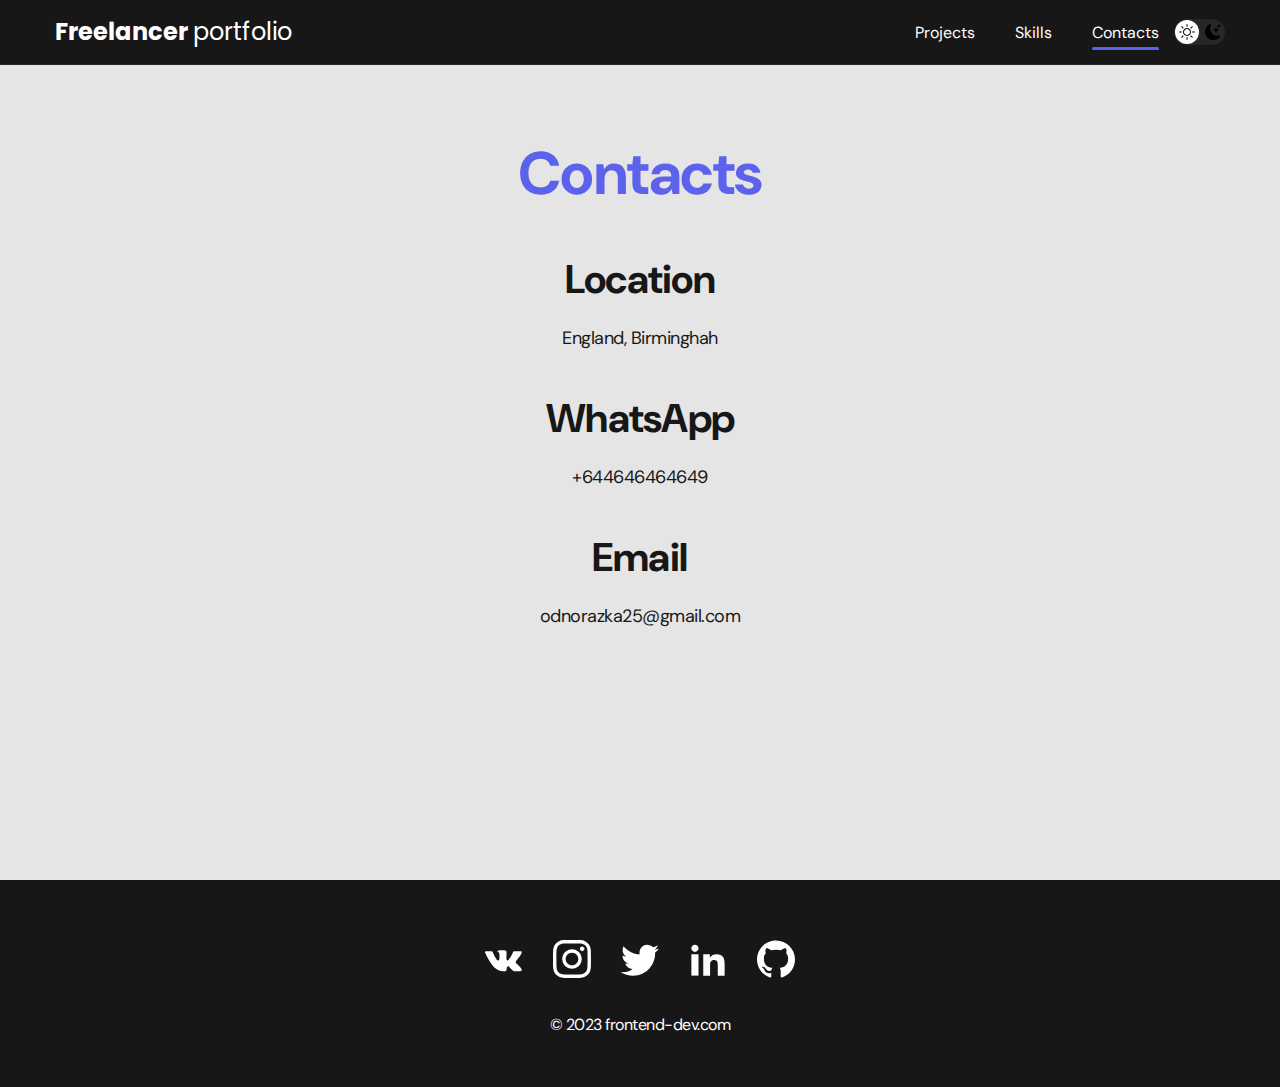
<file: contacts.html>
<!DOCTYPE html>
<html lang="en">
  <head>
    <meta charset="UTF-8" />
    <meta http-equiv="X-UA-Compatible" content="IE=edge" />
    <meta name="viewport" content="width=device-width, initial-scale=1.0" />
    <title>Contacts</title>
    <link rel="stylesheet" href="./css/style.css" />
  </head>
  <body>
    <header class="header">
      <nav class="nav">
        <div class="container">
          <div class="nav__row">
            <a class="nav__icon" href="./index.html">
              <span class="nav__icon nav__icon--left">Freelancer </span
              >portfolio</a
            >

            <ul class="nav__list">
              <li class="nav__item">
                <a class="nav__link" href="./projectPage.html">Projects</a>
              </li>
              <li class="nav__item">
                <a class="nav__link" href="./skills.html">Skills</a>
              </li>
              <li class="nav__item">
                <a class="nav__link nav__link--current" href="./contacts.html"
                  >Contacts</a
                >
              </li>
            </ul>
            <div class="hamburger">
              <span class="bar"></span>
              <span class="bar"></span>
              <span class="bar"></span>
            </div>
            <button class="theme-btn" type="button">
              <img
                src=".//images/theme-icons/white.svg"
                alt=""
                class="theme-btn__icon"
              />
              <img
                src=".//images/theme-icons/moon.svg"
                alt=""
                class="theme-btn__icon"
              />
            </button>
          </div>
        </div>
      </nav>
    </header>
    <main>
      <section class="contacts">
        <div class="container">
          <h1 class="section-title">Contacts</h1>
          <h2 class="section-title__point">Location</h2>
          <p class="section-title__text">England, Birminghah</p>
          <h3 class="section-title__point">WhatsApp</h3>
          <a href="tel:+644646464649" class="section-title__text"
            >+644646464649</a
          >
          <h3 class="section-title__point">Email</h3>
          <a
            href="mailto:odnorazka25@gmail.com"
            class="section-title__text section-title__text--color"
          >
            odnorazka25@gmail.com
          </a>
        </div>
      </section>
    </main>
    <footer class="footer">
      <ul class="footer-socials-list">
        <li class="footer-socials-list__item">
          <a href="#" class="footer-socials-list__link">
            <svg class="footer-socials-list__icon" width="38" height="38">
              <use href="./images/symbol-defs.svg#icon-vk"></use>
            </svg>
          </a>
        </li>
        <li class="footer-socials-list__item">
          <a href="#" class="footer-socials-list__link">
            <svg class="footer-socials-list__icon" width="38" height="38">
              <use href="./images/symbol-defs.svg#icon-instagram"></use>
            </svg>
          </a>
        </li>
        <li class="footer-socials-list__item">
          <a href="#" class="footer-socials-list__link">
            <svg class="footer-socials-list__icon" width="38" height="38">
              <use href="./images/symbol-defs.svg#icon-twitter"></use>
            </svg>
          </a>
        </li>
        <li class="footer-socials-list__item">
          <a href="#" class="footer-socials-list__link">
            <svg class="footer-socials-list__icon" width="38" height="38">
              <use href="./images/symbol-defs.svg#icon-linkedin2"></use>
            </svg>
          </a>
        </li>
        <li class="footer-socials-list__item">
          <a href="#" class="footer-socials-list__link">
            <svg class="footer-socials-list__icon" width="38" height="38">
              <use href="./images/symbol-defs.svg#icon-github"></use>
            </svg>
          </a>
        </li>
      </ul>
      <p class="footer__year">© 2023 frontend-dev.com</p>
    </footer>
    <script src="./script.js"></script>
  </body>
</html>
</file>
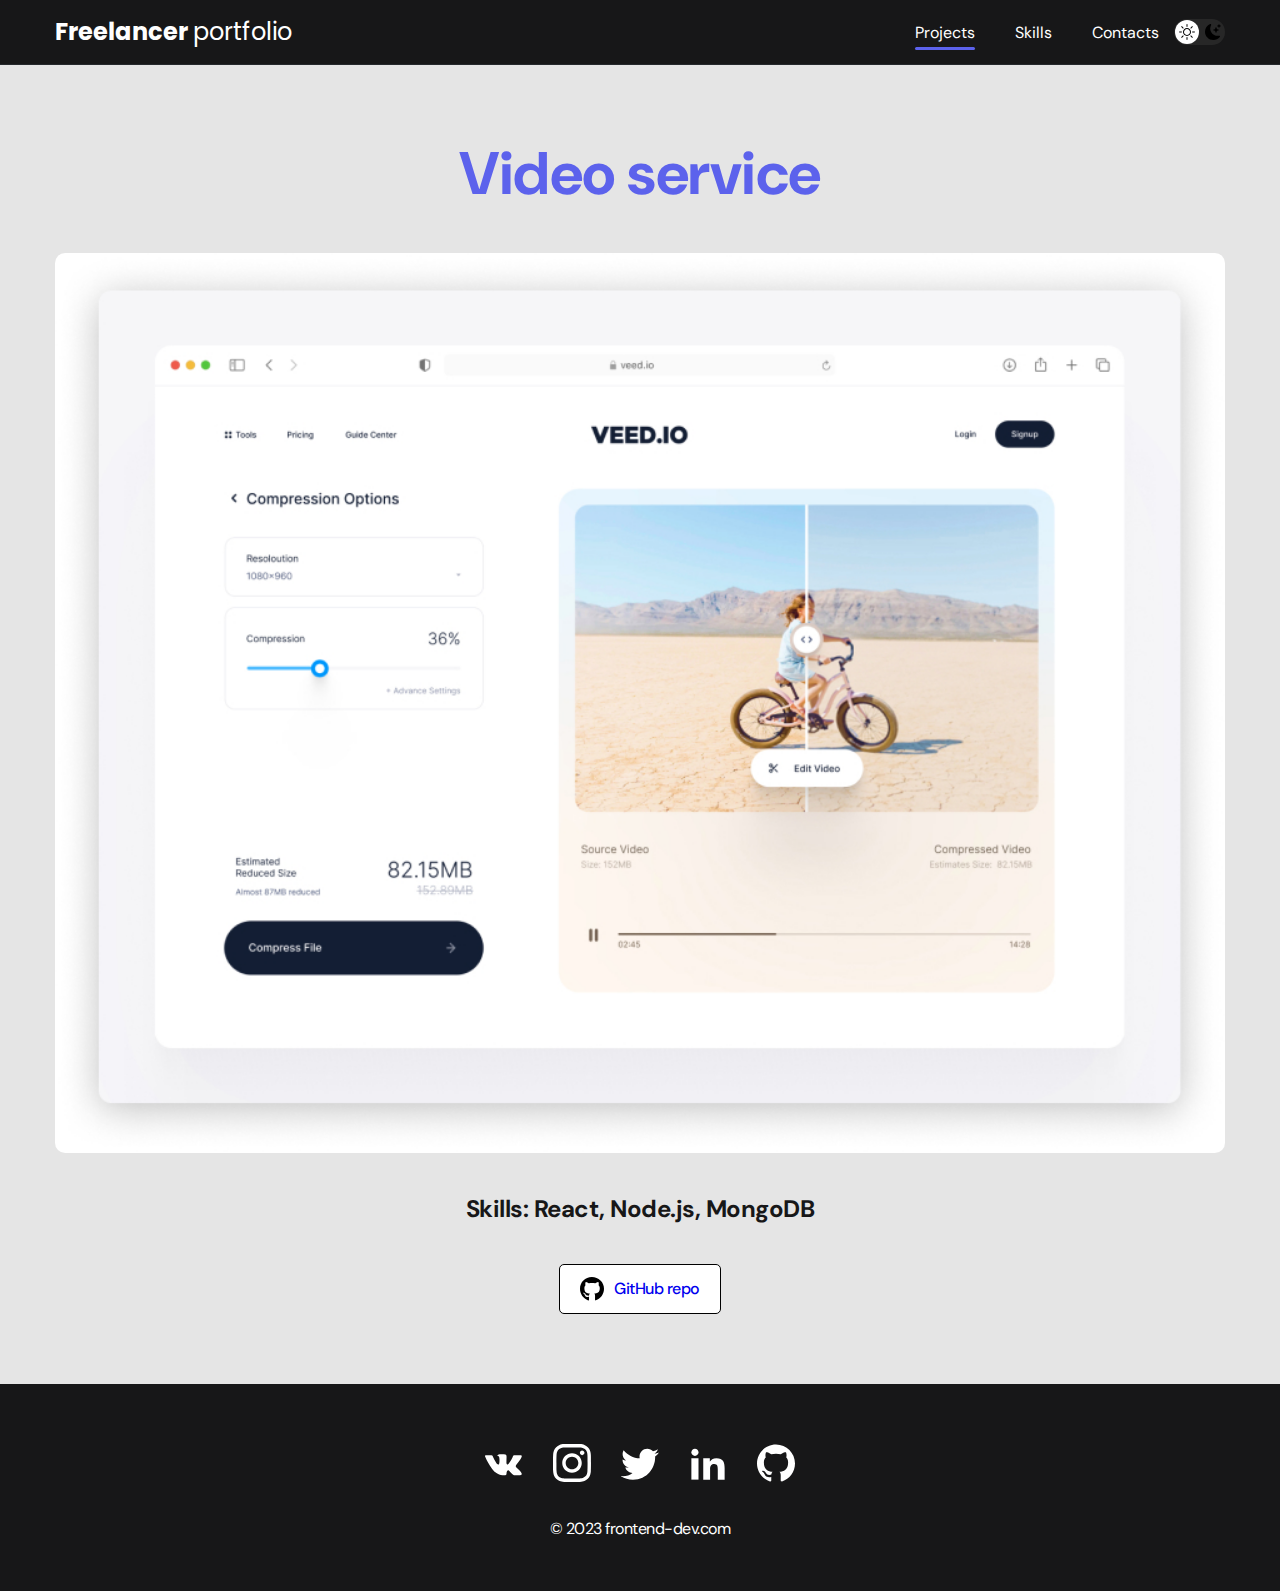
<file: projectPage.html>
<!DOCTYPE html>
<html lang="en">
  <head>
    <meta charset="UTF-8" />
    <meta http-equiv="X-UA-Compatible" content="IE=edge" />
    <meta name="viewport" content="width=device-width, initial-scale=1.0" />
    <title>My resume</title>
    <link rel="stylesheet" href="./css/style.css" />
  </head>
  <body>
    <header class="header">
      <nav class="nav">
        <div class="container">
          <div class="nav__row">
            <a class="nav__icon" href="./index.html">
              <span class="nav__icon nav__icon--left">Freelancer </span
              >portfolio</a
            >

            <ul class="nav__list">
              <li class="nav__item">
                <a
                  class="nav__link nav__link--current"
                  href="./projectPage.html"
                  >Projects</a
                >
              </li>
              <li class="nav__item">
                <a class="nav__link" href="./skills.html">Skills</a>
              </li>
              <li class="nav__item">
                <a class="nav__link" href="./contacts.html">Contacts</a>
              </li>
            </ul>
            <div class="hamburger">
              <span class="bar"></span>
              <span class="bar"></span>
              <span class="bar"></span>
            </div>
            <button class="theme-btn" type="button">
              <img
                src=".//images/theme-icons/white.svg"
                alt=""
                class="theme-btn__icon"
              />
              <img
                src=".//images/theme-icons/moon.svg"
                alt=""
                class="theme-btn__icon"
              />
            </button>
          </div>
        </div>
      </nav>
    </header>
    <main>
      <section class="project">
        <div class="container">
          <div class="project-details">
            <h1 class="section-title">Video service</h1>
            <img
              class="project-ditals__cover"
              src="./images/proj-dit.jpg"
              alt="Project photo"
            />
            <div class="project-ditales__descript">
              <p>Skills: React, Node.js, MongoDB</p>
            </div>
            <a href="#!" class="buton-outline">
              <img src="./images/git.svg" alt="" />
              GitHub repo
            </a>
          </div>
        </div>
      </section>
    </main>
    <footer class="footer">
      <ul class="footer-socials-list">
        <li class="footer-socials-list__item">
          <a href="#" class="footer-socials-list__link">
            <svg class="footer-socials-list__icon" width="38" height="38">
              <use href="./images/symbol-defs.svg#icon-vk"></use>
            </svg>
          </a>
        </li>
        <li class="footer-socials-list__item">
          <a href="#" class="footer-socials-list__link">
            <svg class="footer-socials-list__icon" width="38" height="38">
              <use href="./images/symbol-defs.svg#icon-instagram"></use>
            </svg>
          </a>
        </li>
        <li class="footer-socials-list__item">
          <a href="#" class="footer-socials-list__link">
            <svg class="footer-socials-list__icon" width="38" height="38">
              <use href="./images/symbol-defs.svg#icon-twitter"></use>
            </svg>
          </a>
        </li>
        <li class="footer-socials-list__item">
          <a href="#" class="footer-socials-list__link">
            <svg class="footer-socials-list__icon" width="38" height="38">
              <use href="./images/symbol-defs.svg#icon-linkedin2"></use>
            </svg>
          </a>
        </li>
        <li class="footer-socials-list__item">
          <a href="#" class="footer-socials-list__link">
            <svg class="footer-socials-list__icon" width="38" height="38">
              <use href="./images/symbol-defs.svg#icon-github"></use>
            </svg>
          </a>
        </li>
      </ul>
      <p class="footer__year">© 2023 frontend-dev.com</p>
    </footer>
    <script src="./script.js"></script>
  </body>
</html>
</file>
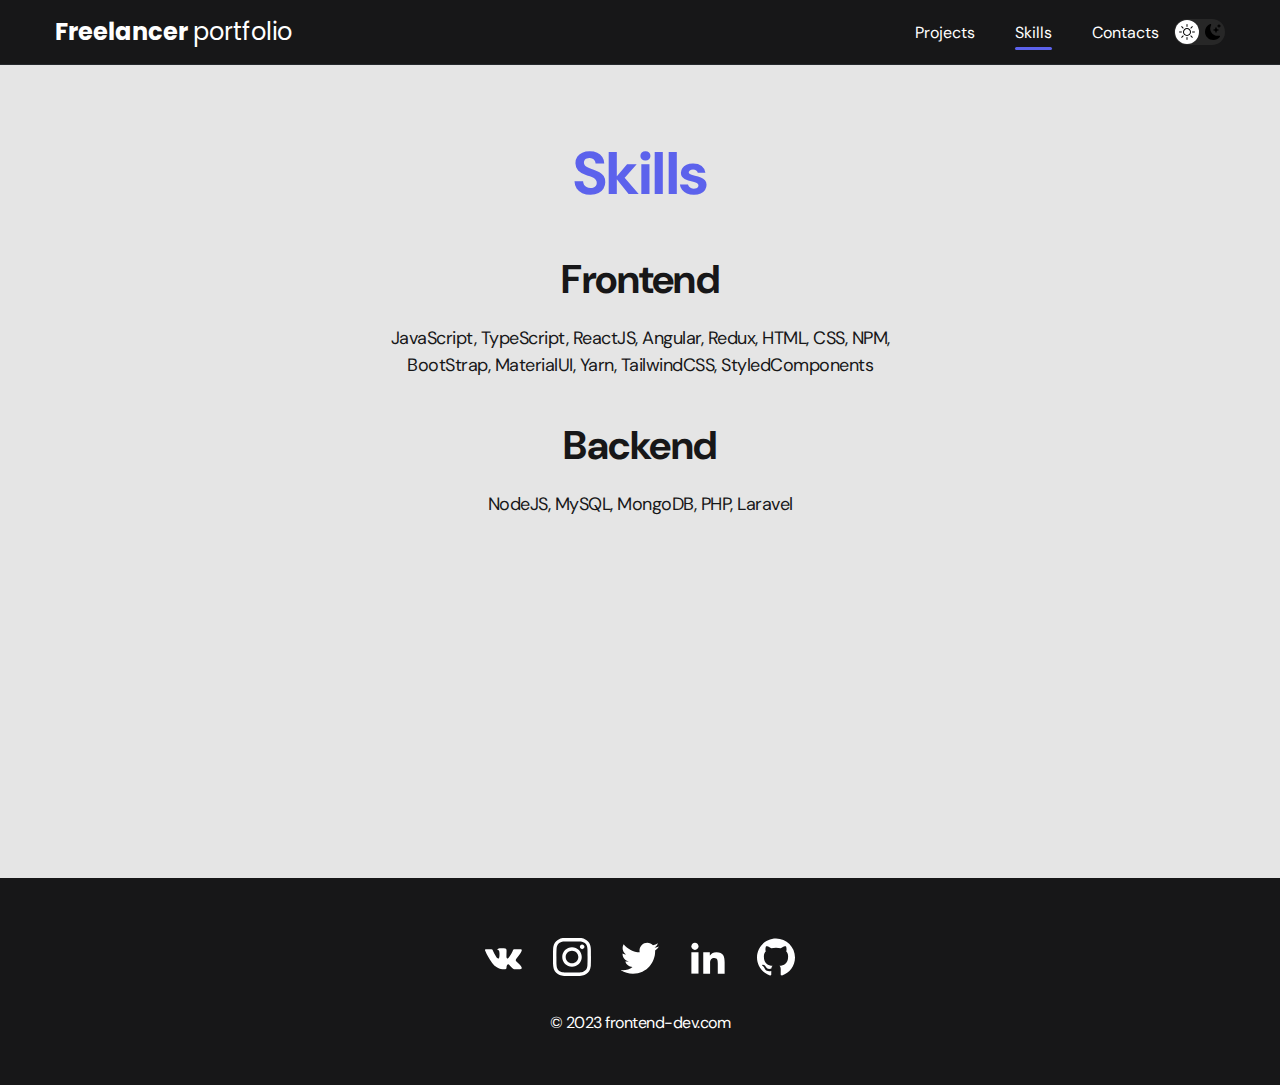
<file: skills.html>
<!DOCTYPE html>
<html lang="en">
  <head>
    <meta charset="UTF-8" />
    <meta http-equiv="X-UA-Compatible" content="IE=edge" />
    <meta name="viewport" content="width=device-width, initial-scale=1.0" />
    <title>Skills</title>
    <link rel="stylesheet" href="./css/style.css" />
  </head>
  <body>
    <header class="header">
      <nav class="nav">
        <div class="container">
          <div class="nav__row">
            <a class="nav__icon" href="./index.html">
              <span class="nav__icon nav__icon--left">Freelancer </span
              >portfolio</a
            >
            <ul class="nav__list">
              <li class="nav__item">
                <a class="nav__link" href="./projectPage.html">Projects</a>
              </li>
              <li class="nav__item">
                <a class="nav__link nav__link--current" href="./skills.html"
                  >Skills</a
                >
              </li>
              <li class="nav__item">
                <a class="nav__link" href="./contacts.html">Contacts</a>
              </li>
            </ul>
            <div class="hamburger">
              <span class="bar"></span>
              <span class="bar"></span>
              <span class="bar"></span>
            </div>
            <button class="theme-btn" type="button">
              <img
                src=".//images/theme-icons/white.svg"
                alt=""
                class="theme-btn__icon"
              />
              <img
                src=".//images/theme-icons/moon.svg"
                alt=""
                class="theme-btn__icon"
              />
            </button>
          </div>
        </div>
      </nav>
    </header>
    <main>
      <section class="skills">
        <div class="container">
          <h2 class="section-title">Skills</h2>
          <h3 class="section-title__point">Frontend</h3>
          <p class="section-title__text">
            JavaScript, TypeScript, ReactJS, Angular, Redux, HTML, CSS, NPM,
            BootStrap, MaterialUI, Yarn, TailwindCSS, StyledComponents
          </p>
          <h3 class="section-title__point">Backend</h3>
          <p class="section-title__text">
            NodeJS, MySQL, MongoDB, PHP, Laravel
          </p>
        </div>
      </section>
    </main>
    <footer class="footer">
      <ul class="footer-socials-list">
        <li class="footer-socials-list__item">
          <a href="#" class="footer-socials-list__link">
            <svg class="footer-socials-list__icon" width="38" height="38">
              <use href="./images/symbol-defs.svg#icon-vk"></use>
            </svg>
          </a>
        </li>
        <li class="footer-socials-list__item">
          <a href="#" class="footer-socials-list__link">
            <svg class="footer-socials-list__icon" width="38" height="38">
              <use href="./images/symbol-defs.svg#icon-instagram"></use>
            </svg>
          </a>
        </li>
        <li class="footer-socials-list__item">
          <a href="#" class="footer-socials-list__link">
            <svg class="footer-socials-list__icon" width="38" height="38">
              <use href="./images/symbol-defs.svg#icon-twitter"></use>
            </svg>
          </a>
        </li>
        <li class="footer-socials-list__item">
          <a href="#" class="footer-socials-list__link">
            <svg class="footer-socials-list__icon" width="38" height="38">
              <use href="./images/symbol-defs.svg#icon-linkedin2"></use>
            </svg>
          </a>
        </li>
        <li class="footer-socials-list__item">
          <a href="#" class="footer-socials-list__link">
            <svg class="footer-socials-list__icon" width="38" height="38">
              <use href="./images/symbol-defs.svg#icon-github"></use>
            </svg>
          </a>
        </li>
      </ul>
      <p class="footer__year">© 2023 frontend-dev.com</p>
    </footer>
    <script src="./script.js"></script>
  </body>
</html>
</file>
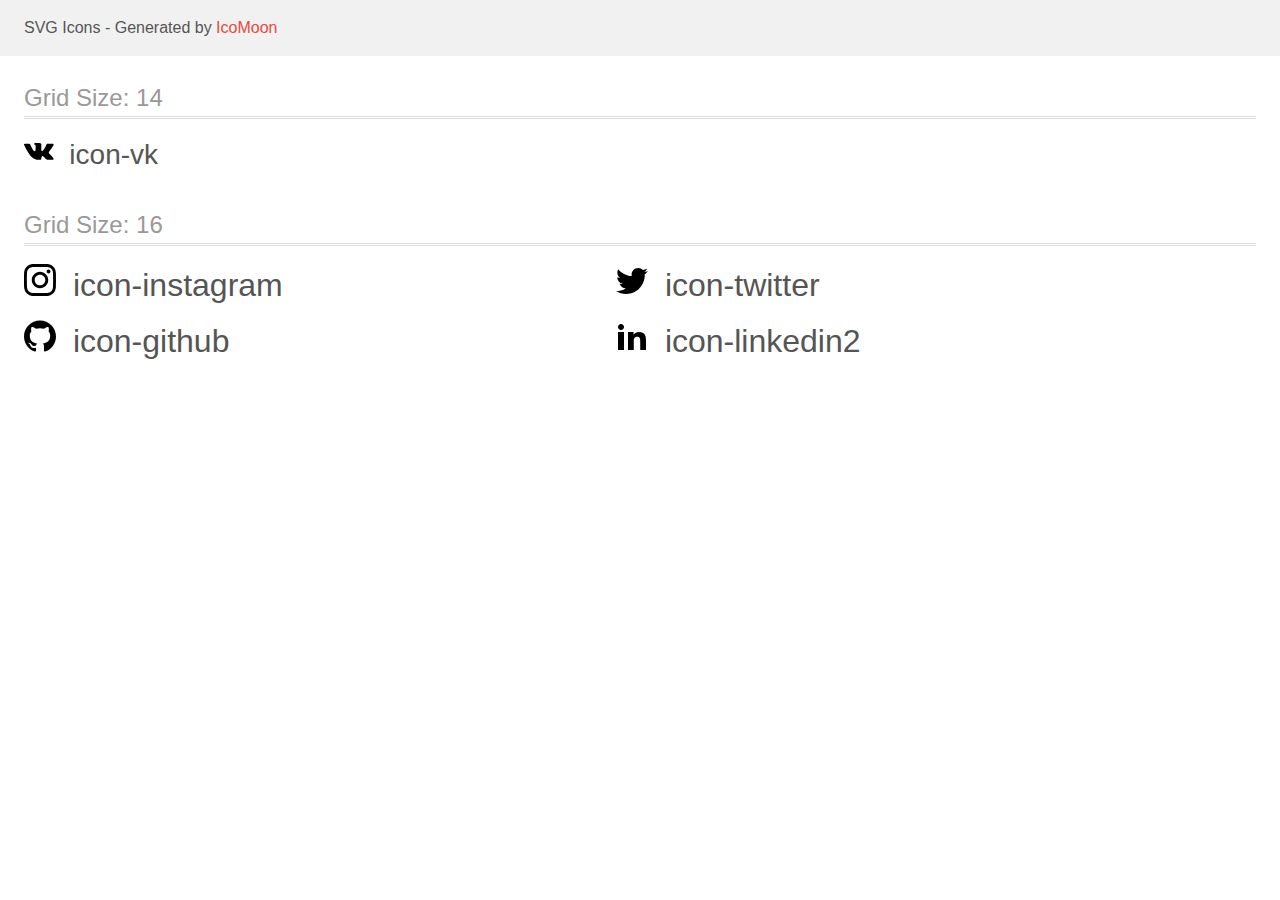
<file: images/icomoon/demo.html>
<!doctype html>
<html>
<head>
    <title>IcoMoon - SVG Icons</title>
    <meta charset="utf-8">
    <meta name="viewport" content="width=device-width, initial-scale=1">
    <link rel="stylesheet" href="demo-files/demo.css">
    <link rel="stylesheet" href="style.css">
</head>
<body>
<svg aria-hidden="true" style="position: absolute; width: 0; height: 0; overflow: hidden;" version="1.1" xmlns="http://www.w3.org/2000/svg" xmlns:xlink="http://www.w3.org/1999/xlink">
<defs>
<symbol id="icon-vk" viewBox="0 0 31 28">
<path d="M29.953 8.125c0.234 0.641-0.5 2.141-2.344 4.594-3.031 4.031-3.359 3.656-0.859 5.984 2.406 2.234 2.906 3.313 2.984 3.453 0 0 1 1.75-1.109 1.766l-4 0.063c-0.859 0.172-2-0.609-2-0.609-1.5-1.031-2.906-3.703-4-3.359 0 0-1.125 0.359-1.094 2.766 0.016 0.516-0.234 0.797-0.234 0.797s-0.281 0.297-0.828 0.344h-1.797c-3.953 0.25-7.438-3.391-7.438-3.391s-3.813-3.938-7.156-11.797c-0.219-0.516 0.016-0.766 0.016-0.766s0.234-0.297 0.891-0.297l4.281-0.031c0.406 0.063 0.688 0.281 0.688 0.281s0.25 0.172 0.375 0.5c0.703 1.75 1.609 3.344 1.609 3.344 1.563 3.219 2.625 3.766 3.234 3.437 0 0 0.797-0.484 0.625-4.375-0.063-1.406-0.453-2.047-0.453-2.047-0.359-0.484-1.031-0.625-1.328-0.672-0.234-0.031 0.156-0.594 0.672-0.844 0.766-0.375 2.125-0.391 3.734-0.375 1.266 0.016 1.625 0.094 2.109 0.203 1.484 0.359 0.984 1.734 0.984 5.047 0 1.062-0.203 2.547 0.562 3.031 0.328 0.219 1.141 0.031 3.141-3.375 0 0 0.938-1.625 1.672-3.516 0.125-0.344 0.391-0.484 0.391-0.484s0.25-0.141 0.594-0.094l4.5-0.031c1.359-0.172 1.578 0.453 1.578 0.453z"></path>
</symbol>
<symbol id="icon-instagram" viewBox="0 0 32 32">
<path d="M16 2.881c4.275 0 4.781 0.019 6.462 0.094 1.563 0.069 2.406 0.331 2.969 0.55 0.744 0.288 1.281 0.638 1.837 1.194 0.563 0.563 0.906 1.094 1.2 1.838 0.219 0.563 0.481 1.412 0.55 2.969 0.075 1.688 0.094 2.194 0.094 6.463s-0.019 4.781-0.094 6.463c-0.069 1.563-0.331 2.406-0.55 2.969-0.288 0.744-0.637 1.281-1.194 1.837-0.563 0.563-1.094 0.906-1.837 1.2-0.563 0.219-1.413 0.481-2.969 0.55-1.688 0.075-2.194 0.094-6.463 0.094s-4.781-0.019-6.463-0.094c-1.563-0.069-2.406-0.331-2.969-0.55-0.744-0.288-1.281-0.637-1.838-1.194-0.563-0.563-0.906-1.094-1.2-1.837-0.219-0.563-0.481-1.413-0.55-2.969-0.075-1.688-0.094-2.194-0.094-6.463s0.019-4.781 0.094-6.463c0.069-1.563 0.331-2.406 0.55-2.969 0.288-0.744 0.638-1.281 1.194-1.838 0.563-0.563 1.094-0.906 1.838-1.2 0.563-0.219 1.412-0.481 2.969-0.55 1.681-0.075 2.188-0.094 6.463-0.094zM16 0c-4.344 0-4.887 0.019-6.594 0.094-1.7 0.075-2.869 0.35-3.881 0.744-1.056 0.412-1.95 0.956-2.837 1.85-0.894 0.888-1.438 1.781-1.85 2.831-0.394 1.019-0.669 2.181-0.744 3.881-0.075 1.713-0.094 2.256-0.094 6.6s0.019 4.887 0.094 6.594c0.075 1.7 0.35 2.869 0.744 3.881 0.413 1.056 0.956 1.95 1.85 2.837 0.887 0.887 1.781 1.438 2.831 1.844 1.019 0.394 2.181 0.669 3.881 0.744 1.706 0.075 2.25 0.094 6.594 0.094s4.888-0.019 6.594-0.094c1.7-0.075 2.869-0.35 3.881-0.744 1.050-0.406 1.944-0.956 2.831-1.844s1.438-1.781 1.844-2.831c0.394-1.019 0.669-2.181 0.744-3.881 0.075-1.706 0.094-2.25 0.094-6.594s-0.019-4.887-0.094-6.594c-0.075-1.7-0.35-2.869-0.744-3.881-0.394-1.063-0.938-1.956-1.831-2.844-0.887-0.887-1.781-1.438-2.831-1.844-1.019-0.394-2.181-0.669-3.881-0.744-1.712-0.081-2.256-0.1-6.6-0.1v0z"></path>
<path d="M16 7.781c-4.537 0-8.219 3.681-8.219 8.219s3.681 8.219 8.219 8.219 8.219-3.681 8.219-8.219c0-4.537-3.681-8.219-8.219-8.219zM16 21.331c-2.944 0-5.331-2.387-5.331-5.331s2.387-5.331 5.331-5.331c2.944 0 5.331 2.387 5.331 5.331s-2.387 5.331-5.331 5.331z"></path>
<path d="M26.462 7.456c0 1.060-0.859 1.919-1.919 1.919s-1.919-0.859-1.919-1.919c0-1.060 0.859-1.919 1.919-1.919s1.919 0.859 1.919 1.919z"></path>
</symbol>
<symbol id="icon-twitter" viewBox="0 0 32 32">
<path d="M32 7.075c-1.175 0.525-2.444 0.875-3.769 1.031 1.356-0.813 2.394-2.1 2.887-3.631-1.269 0.75-2.675 1.3-4.169 1.594-1.2-1.275-2.906-2.069-4.794-2.069-3.625 0-6.563 2.938-6.563 6.563 0 0.512 0.056 1.012 0.169 1.494-5.456-0.275-10.294-2.888-13.531-6.862-0.563 0.969-0.887 2.1-0.887 3.3 0 2.275 1.156 4.287 2.919 5.463-1.075-0.031-2.087-0.331-2.975-0.819 0 0.025 0 0.056 0 0.081 0 3.181 2.263 5.838 5.269 6.437-0.55 0.15-1.131 0.231-1.731 0.231-0.425 0-0.831-0.044-1.237-0.119 0.838 2.606 3.263 4.506 6.131 4.563-2.25 1.762-5.075 2.813-8.156 2.813-0.531 0-1.050-0.031-1.569-0.094 2.913 1.869 6.362 2.95 10.069 2.95 12.075 0 18.681-10.006 18.681-18.681 0-0.287-0.006-0.569-0.019-0.85 1.281-0.919 2.394-2.075 3.275-3.394z"></path>
</symbol>
<symbol id="icon-github" viewBox="0 0 32 32">
<path d="M16 0.395c-8.836 0-16 7.163-16 16 0 7.069 4.585 13.067 10.942 15.182 0.8 0.148 1.094-0.347 1.094-0.77 0-0.381-0.015-1.642-0.022-2.979-4.452 0.968-5.391-1.888-5.391-1.888-0.728-1.849-1.776-2.341-1.776-2.341-1.452-0.993 0.11-0.973 0.11-0.973 1.606 0.113 2.452 1.649 2.452 1.649 1.427 2.446 3.743 1.739 4.656 1.33 0.143-1.034 0.558-1.74 1.016-2.14-3.554-0.404-7.29-1.777-7.29-7.907 0-1.747 0.625-3.174 1.649-4.295-0.166-0.403-0.714-2.030 0.155-4.234 0 0 1.344-0.43 4.401 1.64 1.276-0.355 2.645-0.532 4.005-0.539 1.359 0.006 2.729 0.184 4.008 0.539 3.054-2.070 4.395-1.64 4.395-1.64 0.871 2.204 0.323 3.831 0.157 4.234 1.026 1.12 1.647 2.548 1.647 4.295 0 6.145-3.743 7.498-7.306 7.895 0.574 0.497 1.085 1.47 1.085 2.963 0 2.141-0.019 3.864-0.019 4.391 0 0.426 0.288 0.925 1.099 0.768 6.354-2.118 10.933-8.113 10.933-15.18 0-8.837-7.164-16-16-16z"></path>
</symbol>
<symbol id="icon-linkedin2" viewBox="0 0 32 32">
<path d="M12 12h5.535v2.837h0.079c0.77-1.381 2.655-2.837 5.464-2.837 5.842 0 6.922 3.637 6.922 8.367v9.633h-5.769v-8.54c0-2.037-0.042-4.657-3.001-4.657-3.005 0-3.463 2.218-3.463 4.509v8.688h-5.767v-18z"></path>
<path d="M2 12h6v18h-6v-18z"></path>
<path d="M8 7c0 1.657-1.343 3-3 3s-3-1.343-3-3c0-1.657 1.343-3 3-3s3 1.343 3 3z"></path>
</symbol>
</defs>
</svg>

<header class="bgc1 clearfix">
<div class="mhl">
    <p>SVG Icons - Generated by <a href="https://icomoon.io/app">IcoMoon</a></p>
</div>
</header>
    <div class="clearfix mhl ptl">
        <h1 class="mvm mtn fgc1">Grid Size: 14</h1>
        <div class="glyph fs1">
            <div class="clearfix pbs">
                <svg class="icon icon-vk"><use xlink:href="#icon-vk"></use></svg><span class="name"> icon-vk</span>
            </div>
        </div>
  </div>
    <div class="clearfix mhl ptl">
        <h1 class="mvm mtn fgc1">Grid Size: 16</h1>
        <div class="glyph fs2">
            <div class="clearfix pbs">
                <svg class="icon icon-instagram"><use xlink:href="#icon-instagram"></use></svg><span class="name"> icon-instagram</span>
            </div>
        </div>
        <div class="glyph fs2">
            <div class="clearfix pbs">
                <svg class="icon icon-twitter"><use xlink:href="#icon-twitter"></use></svg><span class="name"> icon-twitter</span>
            </div>
        </div>
        <div class="glyph fs2">
            <div class="clearfix pbs">
                <svg class="icon icon-github"><use xlink:href="#icon-github"></use></svg><span class="name"> icon-github</span>
            </div>
        </div>
        <div class="glyph fs2">
            <div class="clearfix pbs">
                <svg class="icon icon-linkedin2"><use xlink:href="#icon-linkedin2"></use></svg><span class="name"> icon-linkedin2</span>
            </div>
        </div>
  </div>
<script defer src="svgxuse.js"></script>
</body>
</html>
</file>
<file: images/icomoon/demo-files/demo.css>
body {
  padding: 0;
  margin: 0;
  font-family: sans-serif;
  font-size: 1em;
  line-height: 1.5;
  color: #555;
  background: #fff;
}
h1 {
  font-size: 1.5em;
  font-weight: normal;
  box-shadow: 0 1px #ddd, 0 2px #fff, 0 3px #ddd;
}
small {
  font-size: .66666667em;
}
a {
  color: #e74c3c;
  text-decoration: none;
}
a:hover, a:focus {
  box-shadow: 0 1px #e74c3c;
}
.bshadow0, input {
  box-shadow: inset 0 -2px #e7e7e7;
}
input:hover {
  box-shadow: inset 0 -2px #ccc;
}
input, fieldset {
  font-size: 1em;
  margin: 0;
  padding: 0;
  border: 0;
}
input {
  color: inherit;
  line-height: 1.5;
  height: 1.5em;
  padding: .25em 0;
}
input:focus {
  outline: none;
  box-shadow: inset 0 -2px #449fdb;
}
.glyph {
  font-size: 16px;
  margin-right: 1.5em;
  float: left;
  width: 17em;
}
svg {
  color: #000;
}
.liga {
  width: 80%;
  width: calc(100% - 2.5em);
}
.talign-right {
  text-align: right;
}
.talign-center {
  text-align: center;
}
.bgc1 {
  background: #f1f1f1;
}
.fgc0 {
  color: #000;
}
.fgc1 {
  color: #999;
}
p {
  margin-top: 1em;
  margin-bottom: 1em;
}
.mvm {
  margin-top: .75em;
  margin-bottom: .75em;
}
.mtn {
  margin-top: 0;
}
.mtl, .mal {
  margin-top: 1.5em;
}
.mbl, .mal {
  margin-bottom: 1.5em;
}
.mal, .mhl {
  margin-left: 1.5em;
  margin-right: 1.5em;
}
.mhmm {
  margin-left: 1em;
  margin-right: 1em;
}
.ptl {
  padding-top: 1.5em;
}
.pbs, .pvs {
  padding-bottom: .25em;
}
.pvs, .pts {
  padding-top: .25em;
}
.unit {
  float: left;
}
.unitRight {
  float: right;
}
.size1of2 {
  width: 50%;
}
.size1of1 {
  width: 100%;
}
.clearfix:before, .clearfix:after {
  content: " ";
  display: table;
}
.clearfix:after {
  clear: both;
}
.hidden-true {
  display: none;
}
.textbox0 {
  width: 3em;
  background: #f1f1f1;
  padding: .25em .5em;
  line-height: 1.5;
  height: 1.5em;
}
.fs0 {
  font-size: 16px;
}
.fs1 {
  font-size: 28px;
}
.fs2 {
  font-size: 32px;
}
.name {
  margin-left: .25em;
}
</file>
<file: images/icomoon/style.css>
.icon {
  display: inline-block;
  width: 1em;
  height: 1em;
  stroke-width: 0;
  stroke: currentColor;
  fill: currentColor;
}

/* ==========================================
Single-colored icons can be modified like so:
.icon-name {
  font-size: 32px;
  color: red;
}
========================================== */

.icon-vk {
  width: 1.0927734375em;
}
</file>
<file: css/style.css>
@import "./reset.css";
@import url("https://fonts.googleapis.com/css2?family=DM+Sans:wght@400;500;700&family=Poppins:wght@400;500;700&display=swap");

/* font-family: 'DM Sans', sans-serif;
font-family: 'Poppins', sans-serif; */

:root {
  /* colors */
  --dark-main-color: #171718;
  --white-main-color: #e5e5e5;
  --accent-color: #5c62ec;
  --white-color: #ffffff;

  --dark-theme-bg-color: #212121;
  --dark-theme-title: #ffffff;

  /* whiteTheme */
  --section-title: var(--accent-color);
  --bcg-color: var(--white-main-color);
  --title-color: var(--accent-color);
  --text-color: var(--dark-main-color);

  /* darkTheme */
}

.dark {
  --section-title: var(--white-color);
  --bcg-color: var(--dark-theme-bg-color);
  --title-color: var(--white-color);
  --text-color: var(--white-color);
}

html,
body {
  font-family: "DM Sans", sans-serif;
  letter-spacing: -0.5px;
  background-color: var(--bcg-color);
  color: var(--text-color);
  transition: background-color 250ms cubic-bezier(0.4, 0, 0.2, 1);
}
.container {
  margin: 0 auto;
  padding: 0 15px;
  max-width: 1200px;
}

.header {
  background-color: var(--dark-main-color);
}

.nav {
  border-bottom: 1px solid #26292d;
  letter-spacing: normal;
}
.nav__row {
  display: flex;
  align-items: center;
  justify-content: flex-end;
}

.nav__icon {
  margin-right: auto;
  padding-top: 20px;
  padding-bottom: 20px;
  color: var(--white-color);
  font-family: "Poppins";
  font-style: normal;
  font-weight: 400;
  font-size: 24px;
  line-height: 1;
}
.nav__icon--left {
  font-weight: 700;
}

.nav__list {
  display: flex;
  gap: 40px;
}

.nav__item {
  padding-top: 20px;
  padding-bottom: 20px;
}
/* .nav__item:not(:last-child) {
  margin-right: 40px;
} */

.nav__link {
  position: relative;
  padding-top: 20px;
  padding-bottom: 20px;
  color: var(--white-color);
  transition: opacity 250ms cubic-bezier(0.4, 0, 0.2, 1);
}
.nav__link:hover {
  opacity: 0.8;
}

.nav__link--current::after {
  content: "";
  border-radius: 2px;
  position: absolute;
  margin-top: 4px;
  display: block;
  width: 100%;
  height: 3px;
  background-color: var(--accent-color);
}

@media screen and (max-width: 768px) {
  .nav__link--current::after {
    display: none;
  }
}

.hero {
  padding-top: 180px;
  padding-bottom: 180px;
  background-color: var(--dark-main-color);
  background-image: url(/images/abstract.png);
  background-size: auto;
  background-position: center center;
  background-repeat: no-repeat;
}
.hero__wrap {
  text-align: center;
  margin: 0 auto;

  max-width: 630px;
}

.hero__title {
  font-style: normal;
  font-weight: 700;
  font-size: 60px;
  line-height: 84px;
  color: #fafafa;
}

.hero__name {
  color: var(--accent-color);
}
.hero__title--small {
  font-size: 40px;
  line-height: 56px;
}

.hero__bottom {
  margin-top: 20px;
  font-weight: 500;
  color: var(--white-color);
  font-size: 18px;
  line-height: 24px;
}

.button {
  padding: 12px 28px;
  margin-top: 40px;
  min-width: 160px;
  border-radius: 5px;
  font-weight: 500;
  font-size: 16px;
  line-height: 24px;
  color: var(--white-color);
  background-color: var(--accent-color);
  transition: opacity 250ms cubic-bezier(0.4, 0, 0.2, 1);
}

.button:hover {
  opacity: 0.8;
}
.button:active {
  position: relative;
  top: 1px;
}

.projects {
  background-color: var(--bcg-color);
  padding-top: 75px;
  padding-bottom: 70px;
}

.projects__title {
  margin-bottom: 60px;
  font-weight: 700;
  font-size: 60px;
  line-height: 78px;
  text-align: center;
  color: var(--section-title);
}
.projects__list {
  display: flex;
  justify-content: center;
  flex-wrap: wrap;
  gap: 30px;
}

.projects__item {
  flex-basis: calc((100% - 60px) / 3);
}

.thumb {
  box-shadow: 0 1px 2px rgba(0, 0, 0, 0.15);
  transition: box-shadow 0.3s ease-in-out;
  border-radius: 10px;
  overflow: hidden;
  min-width: 370px;
}
.thumb:hover {
  box-shadow: 0 5px 15px rgba(0, 0, 0, 0.3);
}
.projects-wrap__name {
  text-align: center;
  border-bottom-left-radius: 10px;
  border-bottom-right-radius: 10px;
  background-color: var(--white-color);
  padding: 15px 0 25px 0;
  font-weight: 700;
  font-size: 24px;
  line-height: 31px;

  color: #171718;
}

.footer {
  padding-top: 60px;
  padding-bottom: 50px;
  background-color: var(--dark-main-color);
}

.footer-socials-list {
  display: flex;
  justify-content: center;
}

.footer-socials-list__item:not(:last-child) {
  margin-right: 30px;
}

.footer-socials-list__link {
  /* width: 100%;
  height: 100%;
  border-radius: 50%; */
  color: var(--white-color);
  /* transition: background-color 250ms cubic-bezier(0.4, 0, 0.2, 1); */
}

.footer-socials-list__icon {
  fill: var(--white-color);
  /* fill: currentColor; */
}

.footer__year {
  margin-top: 30px;
  color: var(--white-color);
  font-weight: 400;
  font-size: 16px;
  line-height: 24px;
  text-align: center;
}

/* Skills__CSS */

.skills {
  /* background-color: var(--white-bg-color); */

  padding-top: 70px;
  padding-bottom: 360px;
}

.section-title {
  font-weight: 700;
  font-size: 60px;
  line-height: 78px;

  text-align: center;

  color: var(--title-color);
}

.section-title__point {
  font-weight: 700;
  font-size: 40px;
  line-height: 52px;

  text-align: center;
  margin-top: 40px;
  color: var(--text-color);
}

.section-title__text {
  display: block;
  margin: 0 auto;
  max-width: 571px;
  font-weight: 400;
  font-size: 18px;
  line-height: 27px;
  margin-top: 20px;
  text-align: center;

  color: var(--text-color);
}
.section-title__text--color {
  color: var(--text-color);
}

.contacts {
  /* background-color: var(--white-bg-color); */

  padding-top: 70px;
  padding-bottom: 250px;
}

.project {
  padding: 70px 0;
  /* background-color: var(--white-bg-color); */
}
.project-details {
  /* text-align: center; */
  display: flex;
  flex-direction: column;
  /* align-items: center; */
}

.project-ditals__cover {
  max-width: 100%;
  margin-top: 40px;
  box-shadow: (0px 5px 35px rgba(0, 0, 0, 0.25));
  border-radius: 10px;
}

.project-ditales__descript {
  margin: 40px 30px;
  font-weight: 700;
  font-size: 24px;
  line-height: 31px;

  text-align: center;
}

.buton-outline {
  margin: 0 auto;
  font-weight: 500;
  font-size: 16px;
  line-height: 0.15;
  border: 1px solid #000000;
  border-radius: 5px;
  max-width: 169px;
  display: flex;
  column-gap: 10px;
  align-items: center;
  background-color: var(--white-color);
  padding: 12px 20px;
  transition: opacity 250ms cubic-bezier(0.4, 0, 0.2, 1);
}
.buton-outline:hover {
  opacity: 0.8;
}
.buton-outline:active {
  color: var(--dark-bg-color-text);
  position: relative;
  top: 1px;
}

.theme-btn {
  margin-left: 15px;
  display: flex;
  position: relative;

  width: 51px;
  height: 26px;
  background-color: #272727;
  border-radius: 50px;
}

.theme-btn__icon {
  position: relative;

  padding: 5px;
}

.theme-btn::before {
  content: "";
  position: absolute;
  top: 1px;
  left: 1px;

  border-radius: 50%;
  display: block;
  width: 24px;
  height: 24px;
  background-color: var(--white-color);
  transition: transform 250ms cubic-bezier(0.4, 0, 0.2, 1);
}

.theme-btn--active::before {
  transform: translateX(26px);
}

.hamburger {
  display: none;
  cursor: pointer;
}

.bar {
  display: block;
  width: 25px;
  height: 3px;
  margin: 5px auto;
  transition: all 250ms cubic-bezier(0.4, 0, 0.2, 1);

  background-color: var(--white-color);
}
@media screen and (max-width: 768px) {
  .hamburger {
    display: block;
  }
}
.hamburger--active .bar:nth-child(2) {
  opacity: 0;
}
.hamburger--active .bar:nth-child(1) {
  transform: translateY(8px) rotate(45deg);
}
.hamburger--active .bar:nth-child(3) {
  transform: translateY(-8px) rotate(-45deg);
}

@media screen and (max-width: 768px) {
  .nav__list {
    position: fixed;
    left: -100%;
    top: 70px;
    flex-direction: column;
    background-color: var(--dark-bg-color-text);
    width: 100%;
    text-align: center;
    transition: 250ms cubic-bezier(0.4, 0, 0.2, 1);
  }
}

@media screen and (max-width: 768px) {
  .nav__item {
    margin: 16px 0;
    padding: 0;
  }
}

.nav__list--active {
  left: 0;
}
</file>
